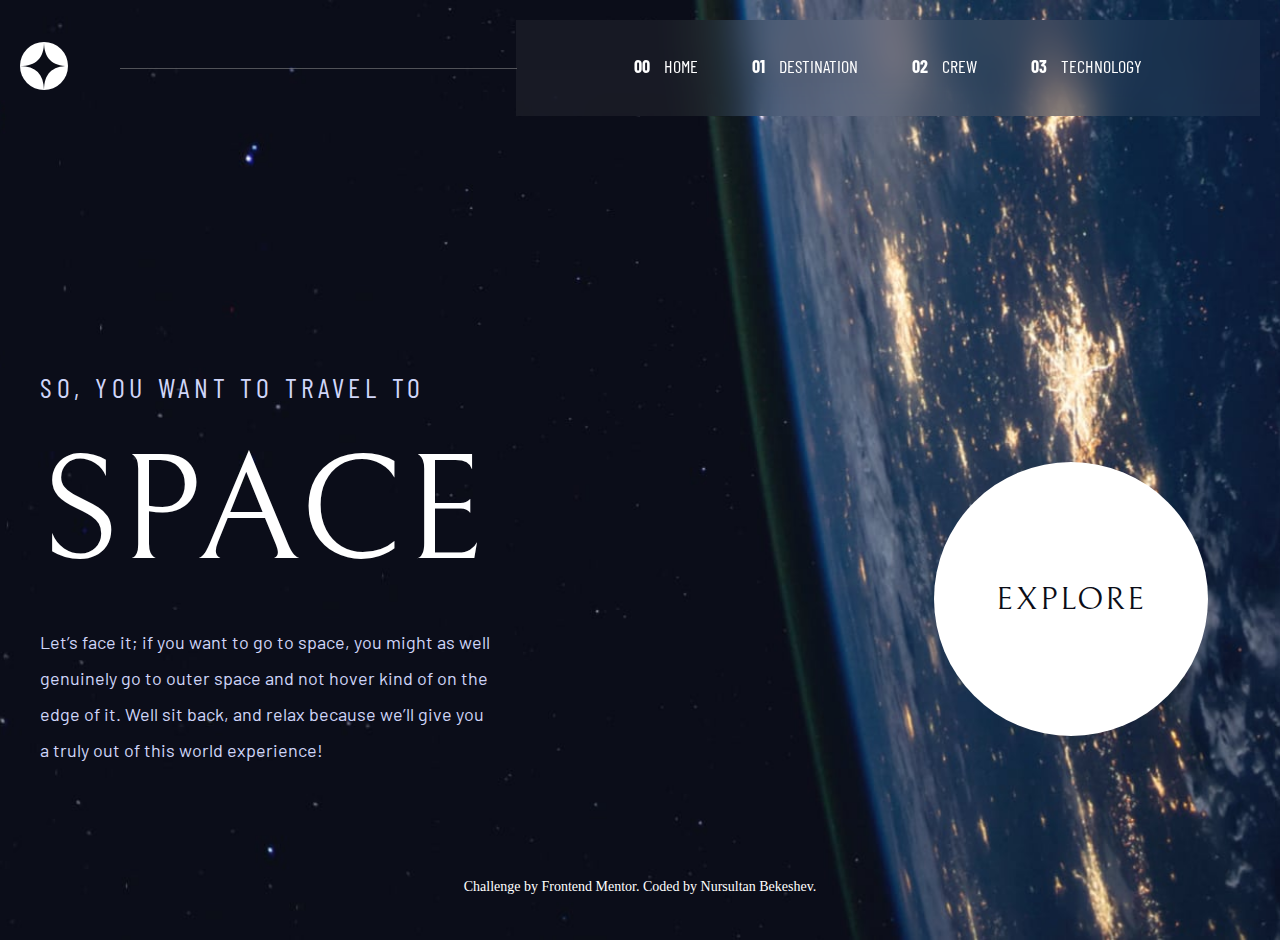
<file: index.html>
<!DOCTYPE html>
<html lang="en">
<head>
    <meta charset="UTF-8">
    <meta http-equiv="X-UA-Compatible" content="IE=edge">
    <meta name="viewport" content="width=device-width, initial-scale=1.0">
    <link rel="stylesheet" href="css/zero.css">
    <link rel="stylesheet" href="css/fonts.css">
    <link rel="stylesheet" href="css/header.css">
    <link rel="stylesheet" href="css/main.css">
    <link rel="icon" href="images/favicon-32x32.png" type="image/png" sizes="32x32">
    <title>Frontend mentor | Space tourism website</title>
    
</head>
<body>
    <div class="container">
        <header class="header">
            <div class="logo">
                <img src="images/shared/logo.svg" alt="logo">
            </div>
            <hr>
            <nav class="nav">
                <ul class="nav-list">
                    <li class="list-item"><a href="index.html"><span class="nav-bold">00</span> Home</a></li>
                    <li class="list-item"><a href="destination-moon.html"><span class="nav-bold">01</span> Destination</a></li>
                    <li class="list-item"><a href="crew.html"><span class="nav-bold">02</span> Crew</a></li>
                    <li class="list-item"><a href="technology.html"><span class="nav-bold">03</span> Technology</a></li>
                </ul>
            </nav>

            <div class="menu-btn">
                <span></span>
            </div>

           
        </header>

        <main class="main">
            <div class="col-1">
                <div class="main-content">
                    <h5 class="main-subtitle">So, you want to travel to</h5>
                    <h1 class="main-title">Space</h1>
                    <p class="text main-text">Let’s face it; if you want to go to space, you might as well genuinely go to 
                        outer space and not hover kind of on the edge of it. Well sit back, and relax 
                        because we’ll give you a truly out of this world experience!</p>
                </div>
            </div>
            <div class="col-2">
                <div class="main-btn-layer"></div>
                <div class="main-btn"><a href="destination-moon.html">Explore</a></div>
            </div>
        </main>

        


        <div class="attribution">
            Challenge by <a href="https://www.frontendmentor.io?ref=challenge" target="_blank">Frontend Mentor</a>. 
            Coded by <a href="#">Nursultan Bekeshev</a>.
        </div>
    </div>
    
    <script src="https://code.jquery.com/jquery-3.6.1.min.js" integrity="sha256-o88AwQnZB+VDvE9tvIXrMQaPlFFSUTR+nldQm1LuPXQ=" crossorigin="anonymous"></script>
    <script src="js/index.js"></script>
</body>
</html>
</file>
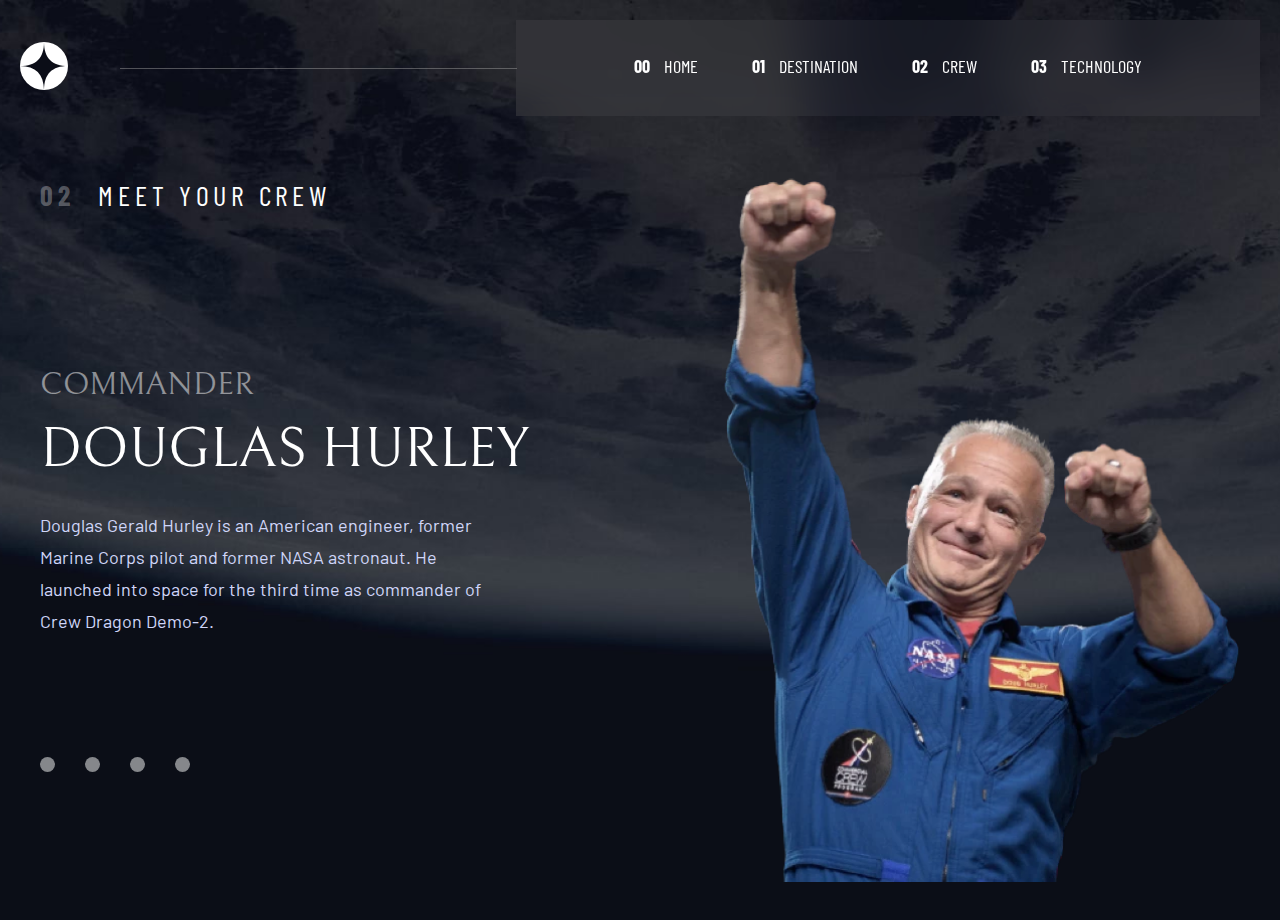
<file: crew.html>
<!DOCTYPE html>
<html lang="en">
<head>
    <meta charset="UTF-8">
    <meta http-equiv="X-UA-Compatible" content="IE=edge">
    <meta name="viewport" content="width=device-width, initial-scale=1.0">
    <link rel="stylesheet" href="css/zero.css">
    <link rel="stylesheet" href="css/fonts.css">
    <link rel="stylesheet" href="css/header.css">
    <link rel="stylesheet" href="css/crew.css">
    <title>Frontend Mentor | Space tourism website - Crew</title>
</head>
<body>
    <div class="container">
        <header class="header">
            <div class="logo">
                <img src="images/shared/logo.svg" alt="logo">
            </div>
            <hr class="hr hr-line-header">
            <nav class="nav">
                <ul class="nav-list nav-list-header">
                    <li class="list-item"><a href="index.html"><span class="nav-bold">00</span> Home</a></li>
                    <li class="list-item"><a href="destination-moon.html"><span class="nav-bold">01</span> Destination</a></li>
                    <li class="list-item"><a href="crew.html"><span class="nav-bold">02</span> Crew</a></li>
                    <li class="list-item"><a href="technology.html"><span class="nav-bold">03</span> Technology</a></li>
                </ul>
            </nav>
            <div class="menu-btn">
              <span></span>
            </div>
        </header>

        <main class="main">
            <div class="col-1">
                <h4 class="main__subtitle"><span class="subtitle-number">02</span>Meet your crew</h4>
                <div class="main__content">
                    <h4 class="main__position main__position-1">Commander</h4>
                    <h4 class="main__position main__position-2">Mission Specialist</h4>
                    <h4 class="main__position main__position-3">PILOT</h4>
                    <h4 class="main__position main__position-4">Flight Engineer</h4>
                    <h3 class="main__title main__title-1">Douglas Hurley</h3>
                    <h3 class="main__title main__title-2">MARK SHUTTLEWORTH</h3>
                    <h3 class="main__title main__title-3">Victor Glover</h3>
                    <h3 class="main__title main__title-4">Anousheh Ansari</h3>
                    <p class="main__text main__text-1">Douglas Gerald Hurley is an American engineer, former Marine Corps pilot and former NASA astronaut. He launched into space for the third time as commander of Crew Dragon Demo-2.</p>
                    <p class="main__text main__text-2">Mark Richard Shuttleworth is the founder and CEO of Canonical, the company behind the Linux-based Ubuntu operating system. Shuttleworth became the first South African to travel to space as a space tourist.</p>
                    <p class="main__text main__text-3">Pilot on the first operational flight of the SpaceX Crew Dragon to the International Space Station. Glover is a commander in the U.S. Navy where he pilots an F/A-18.He was a crew member of Expedition 64, and served as a station systems flight engineer.</p>
                    <p class="main__text main__text-4">Anousheh Ansari is an Iranian American engineer and co-founder of Prodea Systems. Ansari was the fourth self-funded space tourist, the first self-funded woman to fly to the ISS, and the first Iranian in space.</p>
                    <div class="sliders">
                        <span class="slider slider1"></span>
                        <span class="slider slider2"></span>
                        <span class="slider slider3"></span>
                        <span class="slider slider4"></span>
                    </div>
                </div>
                
            </div>
                
          

            <div class="col-2">
                <div class="main__image main__image-1">
                    <img src="images/crew/image-douglas-hurley.webp" alt="image-douglas-hurley">
                </div>
                <div class="main__image main__image-2">
                    <img src="images/crew/image-mark-shuttleworth.webp" alt="image-mark-shuttleworth">
                </div>
                <div class="main__image main__image-3">
                    <img src="images/crew/image-victor-glover.webp" alt="image-victor-glover">
                </div>
                <div class="main__image main__image-4">
                    <img src="images/crew/image-anousheh-ansari.webp" alt="image-anousheh-ansari">
                </div>
            </div>
        </main>
    
        <!-- <div class="attribution">
          Challenge by <a href="https://www.frontendmentor.io?ref=challenge" target="_blank">Frontend Mentor</a>. 
          Coded by <a href="#">Nursultan Bekeshev</a>.
        </div> -->
      </div>







    <script src="https://code.jquery.com/jquery-3.6.1.min.js" integrity="sha256-o88AwQnZB+VDvE9tvIXrMQaPlFFSUTR+nldQm1LuPXQ=" crossorigin="anonymous"></script>
    <script src="js/index.js"></script>
    <script src="js/crew.js"></script>
</body>
</html>
</file>
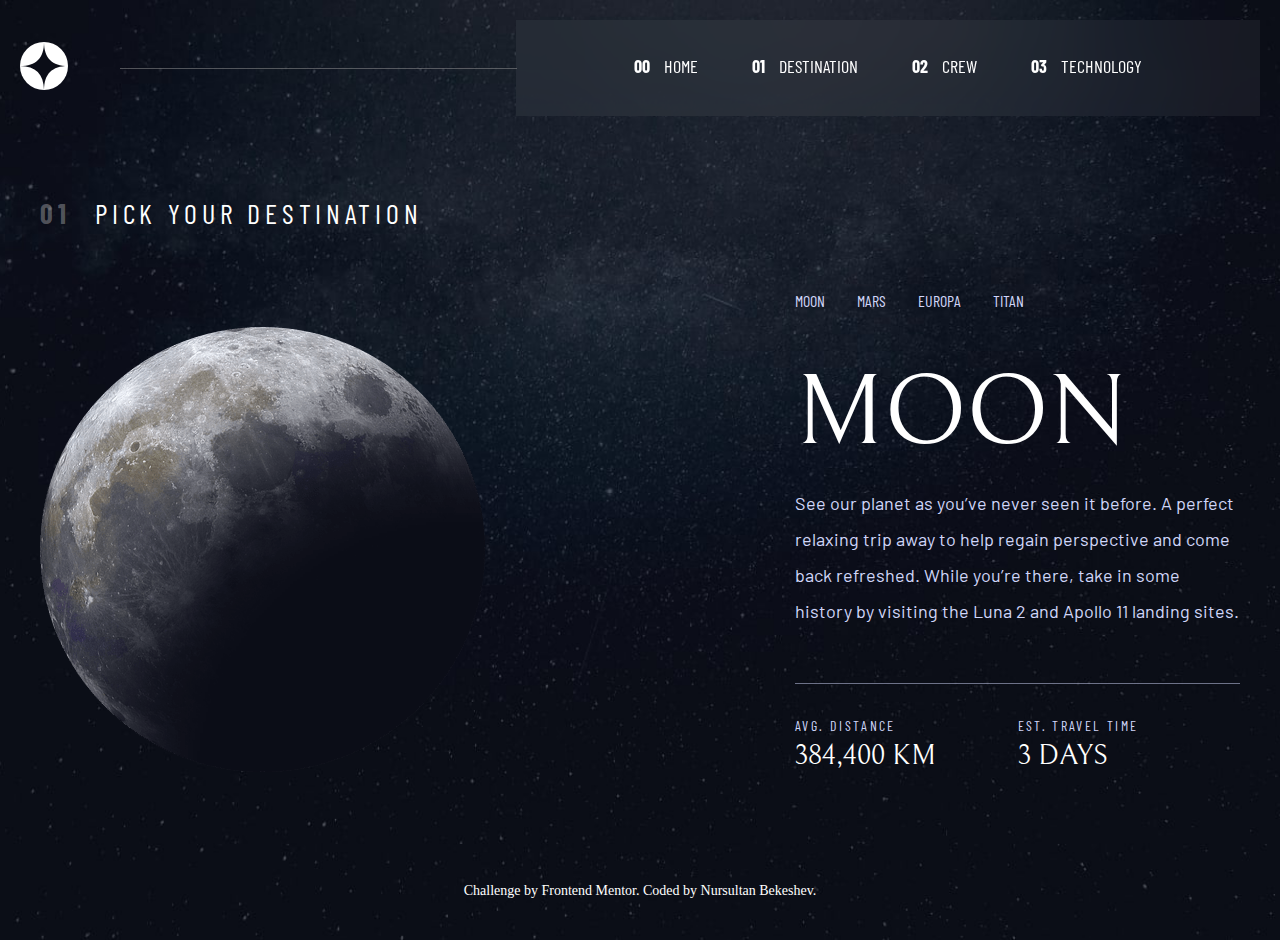
<file: destination-moon.html>
<!DOCTYPE html>
<html lang="en">
<head>
  <meta charset="UTF-8">
  <meta name="viewport" content="width=device-width, initial-scale=1.0">
  <link rel="stylesheet" href="css/zero.css">
  <link rel="stylesheet" href="css/fonts.css">
  <link rel="stylesheet" href="css/destination-moon.css">
  <link rel="stylesheet" href="css/header.css">
  <link rel="icon" type="image/png" sizes="32x32" href="./assets/favicon-32x32.png">
  <title>Frontend Mentor | Space tourism website - Destination</title>
</head>
<body>
  <div class="container">
    <header class="header">
        <div class="logo">
            <img src="images/shared/logo.svg" alt="logo">
        </div>
        <hr class="hr hr-line-header">
        <nav class="nav">
            <ul class="nav-list nav-list-header">
                <li class="list-item"><a href="index.html"><span class="nav-bold">00</span> Home</a></li>
                <li class="list-item"><a href="destination-moon.html"><span class="nav-bold">01</span> Destination</a></li>
                <li class="list-item"><a href="crew.html"><span class="nav-bold">02</span> Crew</a></li>
                <li class="list-item"><a href="technology.html"><span class="nav-bold">03</span> Technology</a></li>
            </ul>
        </nav>
        <div class="menu-btn">
          <span></span>
        </div>
    </header>
    <main class="main">
      <!--row 1-->
      <h4 class="main-subtitle"><span class="subtitle-number">01</span> Pick your destination</h4>
      <!--row 2-->
      <div class="row-2">
        <div class="col-1">
          <div class="main-image main-image-1">
            <img src="images/destination/image-moon.png" alt="">
          </div>
          <div class="main-image main-image-2">
            <img src="images/destination/image-mars.png" alt="">
          </div>
          <div class="main-image main-image-3">
            <img src="images/destination/image-europa.png" alt="">
          </div>
          <div class="main-image main-image-4">
            <img src="images/destination/image-titan.png" alt="">
          </div>
        </div>
        <div class="col-2">
          <div class="main-content">
            <ul class="nav-list-main">
              <li class="list-item list-item-moon"><a>Moon</a></li>
              <li class="list-item list-item-mars"><a>Mars</a></li>
              <li class="list-item list-item-europa"><a>Europa</a></li>
              <li class="list-item list-item-titan"><a>Titan</a></li>
            </ul>
            <h1 class="main-title main-title-1">Moon</h1>
            <h1 class="main-title main-title-2">Mars</h1>
            <h1 class="main-title main-title-3">Europa</h1>
            <h1 class="main-title main-title-4">Titan</h1>
            <p class="main-text main-text-1">See our planet as you’ve never seen it before. A perfect relaxing trip away to help 
              regain perspective and come back refreshed. While you’re there, take in some history 
              by visiting the Luna 2 and Apollo 11 landing sites.</p>
            <p class="main-text main-text-2">Don’t forget to pack your hiking boots. You’ll need them to tackle Olympus Mons, the tallest planetary mountain in our solar system. It’s two and a half times the size of Everest!</p>
            <p class="main-text main-text-3">The smallest of the four Galilean moons orbiting Jupiter, Europa is a winter lover’s dream. With an icy surface, it’s perfect for a bit of ice skating, curling, hockey, or simple relaxation in your snug wintery cabin.</p>
            <p class="main-text main-text-4">The only moon known to have a dense atmosphere other than Earth, Titan is a home away from home (just a few hundred degrees colder!). As a bonus, you get striking views of the Rings of Saturn.</p>
            <hr class="hr-line-main">
            <div class="main-content-bottom">
              <div class="bottom-col-1">
                <p class="bottom-text">Avg. distance</p>
                <h4 class="bottom-heading distance-1">384,400 km</h4>
                <h4 class="bottom-heading distance-2">225 MIL. km</h4>
                <h4 class="bottom-heading distance-3">628 MIL. km</h4>
                <h4 class="bottom-heading distance-4">1.6 BIL. km</h4>
              </div>
              <div class="bottom-col-2">
                <p class="bottom-text">Est. travel time</p>
                <h4 class="bottom-heading travel-time-1">3 days</h4>
                <h4 class="bottom-heading travel-time-2">9 months</h4>
                <h4 class="bottom-heading travel-time-3">3 years</h4>
                <h4 class="bottom-heading travel-time-4">7 years</h4>
              </div>
            </div>
          </div>
        </div> 
      </div>
    </main>

    <div class="attribution">
      Challenge by <a href="https://www.frontendmentor.io?ref=challenge" target="_blank">Frontend Mentor</a>. 
      Coded by <a href="#">Nursultan Bekeshev</a>.
    </div>
  </div>

  <script src="https://code.jquery.com/jquery-3.6.1.min.js" integrity="sha256-o88AwQnZB+VDvE9tvIXrMQaPlFFSUTR+nldQm1LuPXQ=" crossorigin="anonymous"></script>
  <script src="js/destination-moon.js"></script>
</body>
</html>
</file>
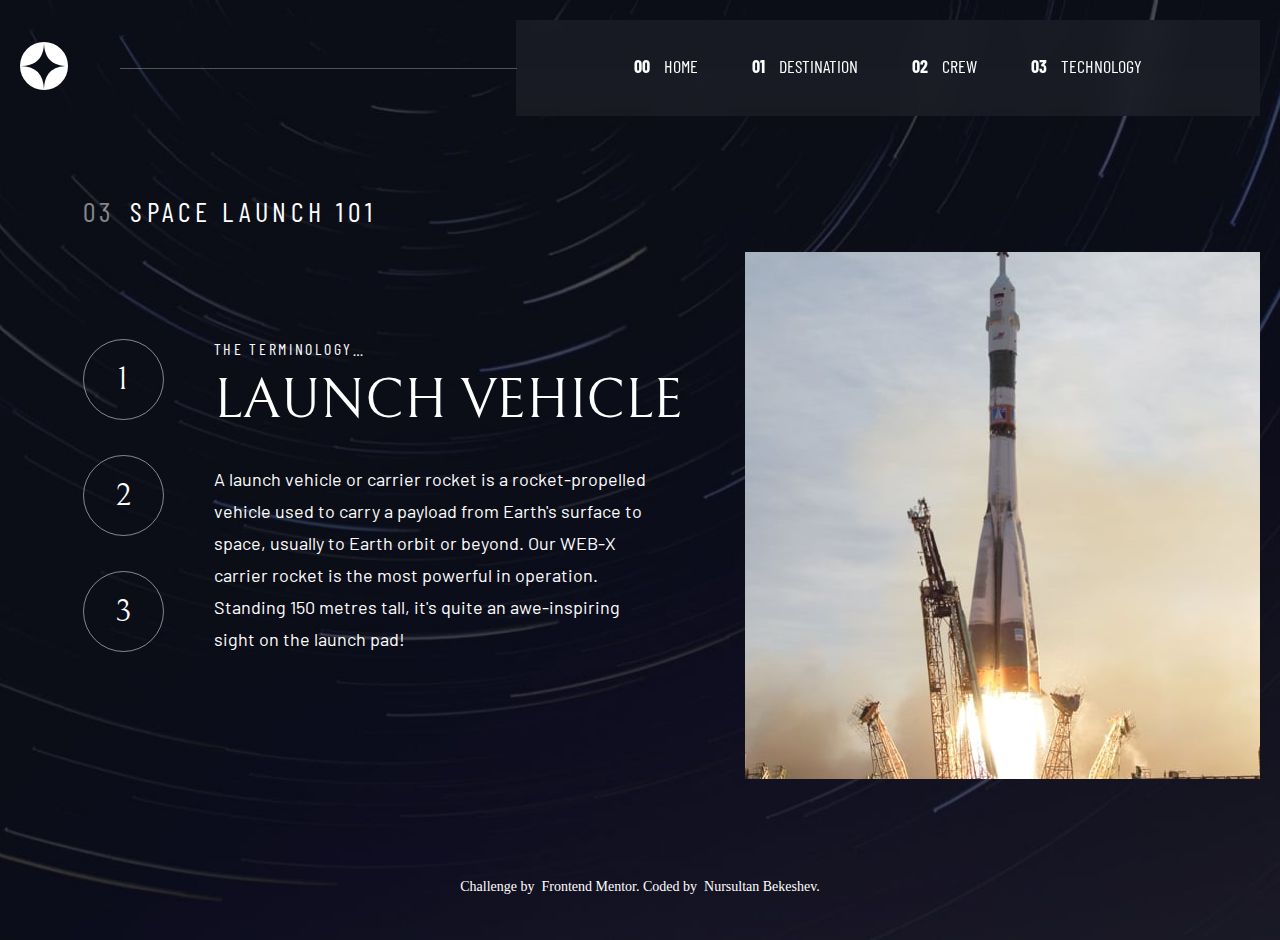
<file: technology.html>
<!DOCTYPE html>
<html lang="en">
<head>
    <meta charset="UTF-8">
    <meta http-equiv="X-UA-Compatible" content="IE=edge">
    <meta name="viewport" content="width=device-width, initial-scale=1.0">
    <link rel="stylesheet" href="css/zero.css">
    <link rel="stylesheet" href="css/fonts.css">
    <link rel="icon" href="images/favicon-32x32.png" type="image/png" sizes="32x32">
    <link rel="stylesheet" href="css/header.css">
    <link rel="stylesheet" href="css/technology.css">
    <title>Frontend mentor | Technology</title>
</head>
<body>
    <div class="container">
        <header class="header">
            <div class="logo">
                <img src="images/shared/logo.svg" alt="logo">
            </div>
            <hr>
            <nav class="nav">
                <ul class="nav-list">
                    <li class="list-item"><a href="index.html"><span class="nav-bold">00</span> Home</a></li>
                    <li class="list-item"><a href="destination-moon.html"><span class="nav-bold">01</span> Destination</a></li>
                    <li class="list-item"><a href="crew.html"><span class="nav-bold">02</span> Crew</a></li>
                    <li class="list-item"><a href="technology.html"><span class="nav-bold">03</span> Technology</a></li>
                </ul>
            </nav>

            <div class="menu-btn">
                <span></span>
            </div>

           
        </header>
        
        <div class="main">
            <div class="col-1">
                <div class="col-1-block">
                    <h4 class="main__subtitle"><span class="subtitle-number">03</span>SPACE LAUNCH 101</h4>
                    <div class="main__block">
                        <div class="main__numbers">
                            <div class="main__number main__number-1">1</div>
                            <div class="main__number main__number-2">2</div>
                            <div class="main__number main__number-3">3</div>
                        </div>
                        <div class="main__content">
                            <p class="content-name">THE TERMINOLOGY…</p>
                            <h3 class="main__title main__title-1">LAUNCH VEHICLE</h3>
                            <h3 class="main__title main__title-2">SPACEPORT</h3>
                            <h3 class="main__title main__title-3">SPACE CAPSULE</h3>
                            <p class="main__text main__text-1">A launch vehicle or carrier rocket is a rocket-propelled vehicle used to carry a payload from Earth's surface to space, usually to Earth orbit or beyond. Our WEB-X carrier rocket is the most powerful in operation. Standing 150 metres tall, it's quite an awe-inspiring sight on the launch pad!</p>
                            <p class="main__text main__text-2">A spaceport or cosmodrome is a site for launching (or receiving) spacecraft, by analogy to the seaport for ships or airport for aircraft. Based in the famous Cape Canaveral, our spaceport is ideally situated to take advantage of the Earth’s rotation for launch.</p>
                            <p class="main__text main__text-3">A space capsule is an often-crewed spacecraft that uses a blunt-body reentry capsule to reenter the Earth's atmosphere without wings. Our capsule is where you'll spend your time during the flight. It includes a space gym, cinema, and plenty of other activities to keep you entertained.</p>
                        </div>
                    </div>
                </div>
                
            </div>
            <div class="col-2">
                <div class="main__image main__image-1">
                    <img src="images/technology/image-launch-vehicle-portrait.jpg" alt="image-launch-vehicle" class="image-desktop">
                    <img src="images/technology/image-launch-vehicle-landscape.jpg" alt="image-launch-vehicle" class="image-mobile">
                </div>
                <div class="main__image main__image-2">
                    <img src="images/technology/image-spaceport-portrait.jpg" alt="image-spaceport" class="image-desktop">
                    <img src="images/technology/image-spaceport-landscape.jpg" alt="image-spaceport" class="image-mobile">
                </div>
                <div class="main__image main__image-3">
                    <img src="images/technology/image-space-capsule-portrait.jpg" alt="image-space-capsule" class="image-desktop">
                    <img src="images/technology/image-space-capsule-landscape.jpg" alt="image-space-capsule" class="image-mobile">
                </div>
            </div>


            
            
        </div>

        


        <div class="attribution">
            <p>Challenge by &nbsp;<a href="https://www.frontendmentor.io?ref=challenge" target="_blank">Frontend Mentor.</a>&nbsp;</p> 
            <p>Coded by &nbsp;<a href="#">Nursultan Bekeshev</a>.</p>
        </div>
    </div>

    <script src="https://code.jquery.com/jquery-3.6.1.min.js" integrity="sha256-o88AwQnZB+VDvE9tvIXrMQaPlFFSUTR+nldQm1LuPXQ=" crossorigin="anonymous"></script>
    <script src="js/index.js"></script>
    <script src="js/technology.js"></script>
</body>
</html>
</file>
<file: css/zero.css>
* {
    margin: 0;
    padding: 0;
    color: #fff;
    list-style: none;
    text-decoration: none;
}

body {
    background: url(../images/home/background-home-desktop.jpg) no-repeat;
    background-size: cover;
    background-position: center center;
    min-height: 100vh;
    padding: 20px;
    display: flex;
    justify-content: center;
}

.container {
    min-height: 100%;
    width: 100%;
}
</file>
<file: css/fonts.css>
@import url('https://fonts.googleapis.com/css2?family=Barlow+Condensed:wght@400;700&display=swap');
@import url('https://fonts.googleapis.com/css2?family=Bellefair&display=swap');
@import url('https://fonts.googleapis.com/css2?family=Barlow&display=swap');
</file>
<file: css/header.css>
.header {
    display: flex;
    justify-content: space-between;
    align-items: center;
    box-sizing: border-box;
    height: 96px;
    position: relative;
    width: 100%;
}

.menu-btn {
    display: none;
}

hr {
    background-color: #979797;
    width: 32%;
    border: none;
    height: 1px;
    opacity: 0.5;
    position: absolute;
    left: 100px;
    z-index: 1;
}

.nav {
    width: 60%;
    height: 100%;
    box-sizing: border-box;
    display: flex;
    justify-content: center;
    background: rgba(255, 255, 255, 0.05);
    backdrop-filter: blur(20px);
}

.nav-list {
    display: flex;
    gap: 3em;
    font-family: 'Barlow Condensed', sans-serif;
    font-size: 18px;
    font-weight: 400;
    text-transform: uppercase;
    height: 100%;
}

.nav-bold {
    font-weight: 700;
    margin-right: 10px;
}

.list-item {
    height: 96%;
    display: flex;
    align-items: center;
}

.list-item:hover {
    border-bottom: 3px solid #979797;
}

.list-item:active {
    border-bottom: 3px solid #fff;
}

@media (max-width: 1023px) {
    hr {
        display: none;
    }
    .nav-bold {
        display: none;
    }
}

@media (max-width: 767px) {
    body.lock {
        overflow: hidden;
    }
    .header {
        height: 73px;
        padding-top: 15px;
    }
    .menu-btn {
        display: block;
        width: 30px;
        height: 25px;
        position: relative;
        margin-right: 25px;
    }
    .menu-btn:hover {
        cursor: pointer;
    }
    .menu-btn span {
        width: 100%;
        height: 4px;
        position: absolute;
        left: 0;
        background-color: #fff;
        transition: all 0.5s;
        top: 10px;
        transition: all 0.5s ease;
    }
    .menu-btn::before, .menu-btn::after {
        content: '';
        width: 100%;
        position: absolute;
        left: 0;
        background-color: #fff;
        transition: all 0.5s ease;
        height: 3px;
    }

    .menu-btn::before {
        top: 0;
    }
    .menu-btn::after {
        bottom: 0;
    }
    
    .nav {
        position: fixed;
        top: 0;
        left: 100%;
        width: 100%;
        height: 100%;
        padding: 15px 35px;
        background: rgba(255, 255, 255, 0.05);
        backdrop-filter: blur(20px);
        transition: all 0.5s ease;
        display: block; 
    }

    .nav.active {
        left: 30%;
        }

    .nav-list {
        display: flex;
        flex-direction: column;
        padding-top: 118px;
        font-size: 16px;
        font-weight: 400;
        text-transform: uppercase;
        gap: 32px;
    }

    .list-item {
        height: auto;
    }

    .list-item a {
        display: flex;
        letter-spacing: 2.7px;
    }

    .list-item:hover {
        border-bottom: 0;
    }
    
    .list-item:active {
        border-bottom: 0;
    }

    .nav-bold {
        display: block;
    }
    .menu-btn.active span {
        display: none;
    }
    .menu-btn.active::before {
        top: 50%;
        transform: rotate(45deg);  
    }
    .menu-btn.active::after {
        top: 50%;
        transform: rotate(-45deg); 
    }
}
</file>
<file: css/main.css>
* {
    margin: 0;
    padding: 0;
    color: #fff;
    list-style: none;
    text-decoration: none;
}
a {
    color: inherit;
}

body {
    background: url(../images/home/background-home-desktop.jpg) no-repeat;
    background-size: cover;
    background-position: center center;
    min-height: 100vh;
    padding: 20px;
    display: flex;
    justify-content: center;
}

.container {
    min-height: 100%;
    width: 100%;
}
/* **************************************************************************************************************************** */
.main {
    display: grid;
    grid-template-columns: 1fr 1fr;
    max-width: 1200px;
    margin: 0 auto;
    margin-bottom: 111px;
}

.col-2 {
    display: flex;
    justify-content: flex-end;
    align-items: flex-end;
    position: relative;
}

.main-content {
    margin-top: 254px;
    max-width: 450px;
}

.main-subtitle {
    font-family: 'Barlow Condensed', sans-serif;
    font-size: 28px;
    font-weight: 400;
    text-transform: uppercase;
    color: #D0D6F9;
    letter-spacing: 4.72px;
    margin-bottom: 24px;
}

.main-title {
    font-family: 'Bellefair', serif;
    font-size: 150px;
    margin-bottom: 24px;
    text-transform: uppercase;
    font-weight: 400;
}

.text {
    color: #D0D6F9;
    line-height: 2em;
}

.main-text {
    font-family: 'Barlow', sans-serif;
    font-size: 18px;
    font-weight: regular;
}

.main-btn-layer {
    width: 340px;
    height: 340px;
    border-radius: 50%;
    border: none;
    opacity: 0.2;
    background-color: rgb(255, 255, 255);
    display: none;
}

.main-btn-layer.active {
    display: block;
}
.cursor-active {
    cursor: pointer;
}
.main-btn {
    color: #0B0D17;
    font-family: 'Bellefair', serif;
    font-size: 32px;
    letter-spacing: 2px;
    text-transform: uppercase;
    border: 0;
    width: 274px;
    height: 274px;
    border-radius: 50%;
    position: absolute;
    bottom: 1em;
    right: 1em;
    background-color: #fff;
    display: flex;
    justify-content: center;
    align-items: center;
}

.attribution { 
    font-size: 14px; 
    text-align: center; 
    color: hsl(0, 0%, 100%);
}


@media (max-width: 1023px) {
    body {
        padding: 0 0 20px 20px;
        background: url(../images/home/background-home-tablet.jpg) no-repeat;
        background-size: cover;
        background-position: center center;
    }
    hr {
        display: none;
    }
    .main {
        display: flex;
        flex-direction: column;
        margin-bottom: 111px;
        margin-right: 20px;
    }
    .col-1 {
        display: flex;
        justify-content: center;
    }
    .col-2 {
        display: flex;
        justify-content: center;
        align-items: center;
        margin-top: 156px;
        position: static;
    }
    .main-content {
        margin-top: 106px;
    }
    .main-subtitle {
        font-size: 20px;
        letter-spacing: 3.38px;
        text-align: center;
    }
    .main-title {
        text-align: center;
    }
    .main-text {
        font-size: 16px;
        text-align: center;
    } 
    .main-btn {
        width: 242px;
        height: 242px;
        position: initial;
    }
    .main-btn-layer.active {
        display: none;
    }
    .attribution { 
        margin-right: 20px;
    }
}

@media (max-width: 767px) {

    .main-content {
        margin-top: 16px;
        max-width: 327px;
    }
    .main-subtitle {
        font-size: 16px;
        letter-spacing: 2.7px;
        margin-bottom: 16px;
    }
    .main-title {
        font-size: 80px;
        margin-bottom: 16px;
    }
    .main-text {
        font-size: 15px;
        line-height: 25px;
    }
    .col-2 {
        margin-top: 81px;
    } 
    .main-btn {
        width: 150px;
        height: 150px;
        font-size: 20px;
        letter-spacing: 1.25px;
    }
}
</file>
<file: css/crew.css>
* {
    margin: 0;
    padding: 0;
    color: #fff;
    list-style: none;
    text-decoration: none;
}

body {
    background: url(../images/crew/background-crew-desktop.jpg) no-repeat;
    background-size: cover;
    background-position: center center;
    min-height: 100vh;
    padding: 20px 20px 0 20px;
    display: flex;
    justify-content: center;
}

.container {
    min-height: 100%;
    width: 100%;
}
/* **************************************************************************************************************************** */
.main {
    display: grid;
    grid-template: 1fr/ 1fr auto;
    max-width: 1200px;
    margin: 0 auto;
    margin-top: 62px;
}

.main__subtitle {
    font-family: 'Barlow Condensed', sans-serif;
    font-size: 28px;
    font-weight: 400;
    text-transform: uppercase;
    color: #fff;
    letter-spacing: 4.72px;
    margin-bottom: 154px;
}

.subtitle-number {
    color: rgba(255, 255, 255, 0.3);
    margin-right: 24px;
    font-weight: 700;
}

.main__position {
    font-family: 'Bellefair', serif;
    font-size: 32px;
    font-weight: 400;
    line-height: 37px;
    text-transform: uppercase;
    color: rgba(255, 255, 255, 0.5);
    margin-bottom: 15px;
}

.main__position-2, .main__position-3, .main__position-4 {
    display: none;
}

.main__title-2, .main__title-3, .main__title-4 {
    display: none;
}

.main__text-2, .main__text-3, .main__text-4 {
    display: none;
}

.main__title {
    font-family: 'Bellefair', serif;
    font-size: 56px;
    font-weight: 400;
    line-height: 64px;
    text-transform: uppercase;
    margin-bottom: 27px;
}

.main__text {
    max-width: 444px;
    font-family: 'Barlow', sans-serif;
    font-size: 18px;
    font-weight: 400;
    line-height: 32px;
    color: #D0D6F9;
    margin-bottom: 120px;
}

.main__text-3 {
    margin-bottom: 88px;
}

.sliders{
    display: flex;
    gap: 30px;
}

.slider {
    width: 15px;
    height: 15px;
    border-radius: 50%;
    background-color: rgba(255, 255, 255, 0.5);
}

.slider:hover {
    background-color: rgba(255, 255, 255, 1);
    cursor: pointer;
}

.col-2 {
    display: flex;
    justify-content: flex-end;
}

.main__image img {
    max-width: 100%;
    height: 100%;
}

.main__image-1 {
    max-width: 568px;
    max-height: 718px;
}

.main__image-2 {
    max-width: 453px;
    max-height: 654px;
    margin-top: 48px;
}

.main__image-3 {
    max-width: 554px;
    max-height: 654px;
    margin-top: 48px;
}

.main__image-4 {
    max-width: 615px;
    max-height: 606px;
    margin-top: 96px;
}

.main__image-2, .main__image-3, .main__image-4 {
    display: none;
}

/* *******JS****************************************************************************************************************** */

.active {
    display: block;
}
.passive {
    display: none;
}
.on {
    background-color: #fff;
}
.off {
    background-color: rgba(255, 255, 255, 0.5);
}


@media (max-width: 1023px) {
    body {
        padding: 0 0 0 40px;
        background: url(../images/crew/background-crew-tablet.jpg) no-repeat;
        background-size: cover;
        background-position: center center;
    }
    .main {
        display: flex;
        flex-direction: column;
        margin: 40px 40px 0 0;
    }
    .main__subtitle {
        font-size: 20px;
        letter-spacing: 3.38px;
        margin-bottom: 60px;
    }
    .subtitle-number {
        margin-right: 16px;
    }
    .main__content {
        display: flex;
        flex-direction: column;
        align-items: center;
    }
    .main__position {
        font-size: 24px;
        line-height: normal;
        margin-bottom: 8px;
    }
    .main__title {
        font-size: 40px;
        line-height: normal;
        margin-bottom: 16px;
    }
    .main__text {
        font-size: 16px;
        line-height: 28px;
        text-align: center;
        margin-bottom: 40px;
    }
    .main__text-1 {
        max-width: 458px;
    }
    .main__text-2 {
        max-width: 520px;
    }
    .main__text-3 {
        max-width: 592px;
    }
    .main__text-4 {
        max-width: 536px;
    }
    .sliders {
        gap: 16px;
    }
    .slider {
        width: 10px;
        height: 10px;
    }
    .col-2 {
        justify-content: center;
    }
    .main__image {
        margin-top: 40px;
        text-align: center;
    }
    .main__image-1 {
        max-width: 456px;
        max-height: 532px;
    }
    .main__image-2 {
        max-width: 367px;
        max-height: 532px;
    }
    .main__image-3 {
        max-width: 433px;
        max-height: 532px;
    }
    .main__image-4 {
        max-width: 539px;
        max-height: 532px;
    }
}

@media (max-width: 767px) {
    body {
        padding: 0 0 0 25px;
        background: url(../images/crew/background-crew-mobile.jpg) no-repeat;
        background-size: cover;
        background-position: center top;
    }
    .main {
        margin: 12px 25px 0 0;
        align-items: center;
    }
    .col-1 {
        border-top: 1px solid rgba(255, 255, 255, 0.5);
        order: 2;
    }
    .col-2 {
        order: 1;
    }
    .main__subtitle {
        display: none;
    }
    .main__position {
        font-size: 16px;
    }
    .main__title {
        font-size: 24px;
    }
    .main__text {
        font-size: 15px;
        line-height: 25px;
        margin-bottom: 104px;
        padding: 0 10px;
    }
    .main__text-1 {
        max-width: 458px;
    }
    .main__text-2 {
        max-width: 520px;
    }
    .main__text-3 {
        max-width: 592px;
    }
    .main__text-4 {
        max-width: 536px;
    }
    .sliders {
        gap: 16px;
        order: -1;
    }
    .slider {
        margin: 32px 0;
    }
    
    .main__image {
        max-width: 327px;
        max-height: 223px;
        margin-top: 40px;
        text-align: center;
    }
    
}
</file>
<file: css/destination-moon.css>
* {
    margin: 0;
    padding: 0;
    color: #fff;
    list-style: none;
    text-decoration: none;
}
a {
    color: inherit;
}

body {
    background: url(../images/destination/background-destination-desktop.jpg) no-repeat;
    background-size: cover;
    background-position: center center;
    min-height: 100vh;
    padding: 20px;
    display: flex;
    justify-content: center;
}

.container {
    min-height: 100%;
    width: 100%;
}
/* **************************************************************************************************************************** */

.main {
    display: grid;
    grid-template: auto 1fr/ 1fr;
    max-width: 1200px;
    margin: 0 auto;
    margin-bottom: 111px;
}

.main-subtitle {
    font-family: 'Barlow Condensed', sans-serif;
    font-size: 28px;
    font-weight: 400;
    text-transform: uppercase;
    color: #fff;
    letter-spacing: 4.72px;
    margin-top: 80px;
}

.subtitle-number {
    color: rgba(255, 255, 255, 0.3);
    margin-right: 0.5em;
    font-weight: bold;
}

.row-2 {
    display: grid;
    grid-template-columns: 1fr 1fr;
}

.col-1 {
    display: flex;
    justify-content: flex-start;
}

.col-2 {
    display: flex;
    justify-content: flex-end;
    align-items: flex-end;
} 

.main-image {
    width: 445px;
    height: 445px;
    margin-top: 97px;
}

.main-image-2, .main-image-3, .main-image-4 {
    display: none;
}

.main-image img {
    max-width: 100%;
}

.main-content {
    width: 445px;
    height: auto;
}

.nav-list-main {
    gap: 2em;
    height: 35px;
    margin-bottom: 37px;
    display: flex;
    font-family: 'Barlow Condensed', sans-serif;
    font-size: 16px;
    font-weight: 400;
    text-transform: uppercase;
}

.nav-list-main a {
    color: #D0D6F9;
}

.nav-list-main a:hover {
    color: #fff;
}

.main-content .list-item:hover {
    border-bottom: 3px solid #fff;
    cursor: pointer;
}

.main-title {
    font-family: 'Bellefair', serif;
    font-size: 100px;
    margin-bottom: 14px;
    text-transform: uppercase;
    font-weight: 400;
}

.main-title-2, .main-title-3, .main-title-4 {
    display: none;
}

.main-text {
    font-family: 'Barlow', sans-serif;
    font-size: 18px;
    margin-bottom: 54px;
    font-weight: 400;
    color: #D0D6F9;
    line-height: 2em;
}

.main-text-2, .main-text-3, .main-text-4 {
    display: none;
}

.hr-line-main {
    background-color: #D0D6F9;
    margin-bottom: 28px;
    width: 100%;
    border: none;
    height: 1px;
    opacity: 0.5;
    position: relative;
    top: 0;
    left: 0;
}

.main-content-bottom {
    display: grid;
    grid-template-columns: 1fr 1fr;
    text-transform: uppercase;
}

.bottom-text {
    font-family: 'Barlow Condensed', sans-serif;
    font-size: 14px;
    letter-spacing: 2.36px;
    color: #D0D6F9;
    line-height: 2em;
}

.bottom-heading {
    font-family: 'Bellefair', serif;
    font-size: 28px;
    font-weight: 400;
}

.distance-2, .distance-3, .distance-4 {
    display: none;
}

.travel-time-2, .travel-time-3, .travel-time-4 {
    display: none;
}

.attribution { 
    font-size: 14px; 
    text-align: center; 
    color: hsl(0, 0%, 100%);
}

.active {
    display: block;
}

.passive {
    display: none;
}

.list-item.on a {
    color: #fff;
}


@media (max-width: 1023px) {
    body {
        padding: 0 0 20px 40px;
        background: url(../images/destination/background-destination-tablet.jpg) no-repeat;
        background-size: cover;
        background-position: center center;
    }

    .main {
        margin-right: 40px;
    }
    .main-subtitle {
        font-size: 20px;
        letter-spacing: 3.38px;
        margin-top: 40px;
    }
    .main-image {
        width: 300px;
        height: 300px;
        margin-top: 60px;
    }
    .row-2 {
        display: flex;
        flex-direction: column;
    }
    .col-1 {
        display: flex;
        justify-content: center;
    }
    .col-2 {
        display: flex;
        justify-content: center;
    }
    .main-content {
        width: auto;
        max-width: 573px;
        height: auto;
        display: block;
        margin-top: 53px;
    }
    .nav-list-main {
        max-width: 280px;
        margin: 0 auto;
        justify-content: space-between;
        height: auto;
        margin-bottom: 32px;
    }
    .main-title {
        font-size: 80px;
        max-width: 266px;
        margin: 0 auto 8px;
        text-align: center;
    }
    .main-text {
        font-size: 16px;
        margin-bottom: 49px;
        text-align: center;
    }
    .main-content-bottom {
        border-top: 1px solid rgba(208, 214, 249, 0.3);
        padding-top: 28px;
    }
    .bottom-text {
        text-align: center;
        margin-bottom: 12px;
    }
    .bottom-heading {
        text-align: center;
    }
    .attribution { 
        margin-right: 40px;
    }
}
@media (max-width: 767px) {
    body {
        padding: 0 0 20px 20px;    
    }
    .main {
        margin: 0 20px 50px 0;
    }
    .main-subtitle {
        font-size: 16px;
        letter-spacing: 2.7px;
        margin-top: 15px;
        text-align: center;
    }
    .main-image {
        width: 170px;
        height: 170px;
        margin-top: 32px;
    }
    .main-content {
        margin-top: 26px;
    }
    .nav-list-main {
        margin-bottom: 20px;
        gap: 5px;
        justify-content: space-around;
        font-size: 14px;

    }
    .main-title {
        font-size: 56px;
        margin: 0 auto 1px;
    }
    .main-text {
        font-size: 15px;
        margin-bottom: 32px;
        padding: 0 10px;
    }
    .main-content-bottom {
        padding-top: 32px;
        display: flex;
        flex-direction: column;
        gap: 32px;
    }
    .bottom-text {
        margin-bottom: 5px;
        font-size: 14px;
    }
}
</file>
<file: css/technology.css>
* {
    margin: 0;
    padding: 0;
    color: #fff;
    list-style: none;
    text-decoration: none;
}

body {
    background: url(../images/technology/background-technology-desktop.jpg) no-repeat;
    background-size: cover;
    background-position: center center;
    min-height: 100vh;
    padding: 20px;
    display: flex;
    justify-content: center;
}

.container {
    min-height: 100%;
    width: 100%;
}
/* **************************************************************************************************************************** */

.main {
    display: grid;
    grid-template-columns: 1fr 515px;
    margin: 59px 0 0 0;
}
.main__block {
    display: flex;
}
.col-1 {
    display: flex;
    flex-direction: column;
    align-items: center;
    padding: 0 30px;
}

.main__subtitle {
    font-family: 'Barlow Condensed', sans-serif;
    font-size: 28px;
    font-weight: 400;
    letter-spacing: 4.72px;
    margin-top: 19px;
}
.subtitle-number {
    margin-right: 15px;
    color: rgba(255, 255, 255, 0.5);
}
.main__numbers {
    margin: 111px 50px 0 0;
}
.main__number {
    width: 79px;
    height: 79px;
    border: 1px solid rgba(255, 255, 255, 0.5);
    border-radius: 50%;
    display: flex;
    justify-content: center;
    align-items: center;
    margin-bottom: 35px;
    font-family: 'Bellefair', serif;
    font-size: 32px;
    transition: all 0.3s;
}
.bg-white {
    background-color: #fff;
}
.text-black {
    color: #0B0D17;
}
.cursor-pointer {
    cursor: pointer;
}

.main__content {
    margin-top: 111px;
}
.content-name {
    font-family: 'Barlow Condensed', sans-serif;
    font-size: 16px;
    font-weight: 400;
    letter-spacing: 2.7px;
    margin-bottom: 10px;
}
.main__title {
    font-family: 'Bellefair', serif;
    font-size: 56px;
    font-weight: 400;
    margin-bottom: 30px;
}

.main__title-2 {
    display: none;
}
.main__title-3 {
    display: none;
}
.main__text {
    font-family: 'Barlow', sans-serif;
    font-size: 18px;
    font-weight: 400;
    line-height: 32px;
    max-width: 444px;
}
.main__text-2 {
    display: none;
}
.main__text-3 {
    display: none;
}
.main__image {
    width: 515px;
    height: 527px;
    margin-top: 77px;
}
.main__image img {
    max-width: 100%;
}
.image-mobile {
    display: none;
}
.main__image-2 {
    display: none;
}
.main__image-3 {
    display: none;
}

.attribution {
    font-size: 14px;
    display: flex;
    justify-content: center;
    flex-wrap: wrap;
    padding-top: 100px;
}

.active {
    display: block;
}
.passive {
    display: none;
}
.on {
    background-color: #fff;
    color: #0B0D17;
}
.off {
    background-color: default;
    color: default;
}


@media (max-width: 1100px) {
    body {
        padding: 0 0 20px 30px;
        background: url(../images/technology/background-technology-tablet.jpg) no-repeat;
        background-size: cover;
        background-position: center center;
    }
    .main {
        display: flex;
        flex-direction: column;
        padding: 40px 20px 0 0;
    }
    .main__subtitle {
        display: none;
    }
    .col-1 {
        padding: 0;
    }
    .col-1-block {
        width: 100%;
    }
    .col-2 {
        order: -1;
        margin-bottom: 56px;
    }
    .image-desktop {
        display: none;
    }
    .image-mobile {
        display: block;
    }
    .main__image {
        width: 100%;
        height: 310px;
        margin-top: 30px;
    }
    .main__image img {
        width: 100%;
        height: 100%;
    }
    .main__block {
        flex-direction: column;
    }
    .main__numbers {
        margin: 0px 0px 44px 0px;
        display: flex;
        justify-content: center;
        gap: 16px;
    }
    .main__number {
        margin-bottom: 0px;
        width: 60px;
        height: 60px;
        font-size: 24px;
    }
    .main__content {
        margin-top: 0px;
        display: flex;
        flex-direction: column;
        align-items: center;
    }
    .main__title, .main__text {
        text-align: center;
    }
    .main__title {
        font-size: 40px;
        margin-bottom: 16px;
    }
    .main__text {
        font-size: 16px;
        line-height: 28px;
        max-width: 458px;
    }
    .attribution {
        padding-right: 30px;
    }
}

@media (max-width: 767.98px) {
    body {
        padding: 0 0 20px 20px;
        background: url(../images/technology/background-technology-mobile.jpg) no-repeat;
        background-size: cover;
        background-position: center center;
    }
    .main {
        padding: 0 20px 50px 0;
    }
    .col-2 {
        margin-bottom: 34px;
    }
    .main__image {
        height: 170px;
    }
    .main__numbers {
        margin: 0px 0px 26px 0px;
        gap: 16px;
    }
    .main__number {
        width: 40px;
        height: 40px;
        font-size: 16px;
    }
    .content-name {
        font-size: 14px;
    }
    .main__title {
        font-size: 24px;
    }
    .main__text {
        font-size: 15px;
        line-height: 25px;
        max-width: 458px;
        padding: 0 10px;
    }
    .attribution {
        padding-right: 20px;
    }
}
</file>
